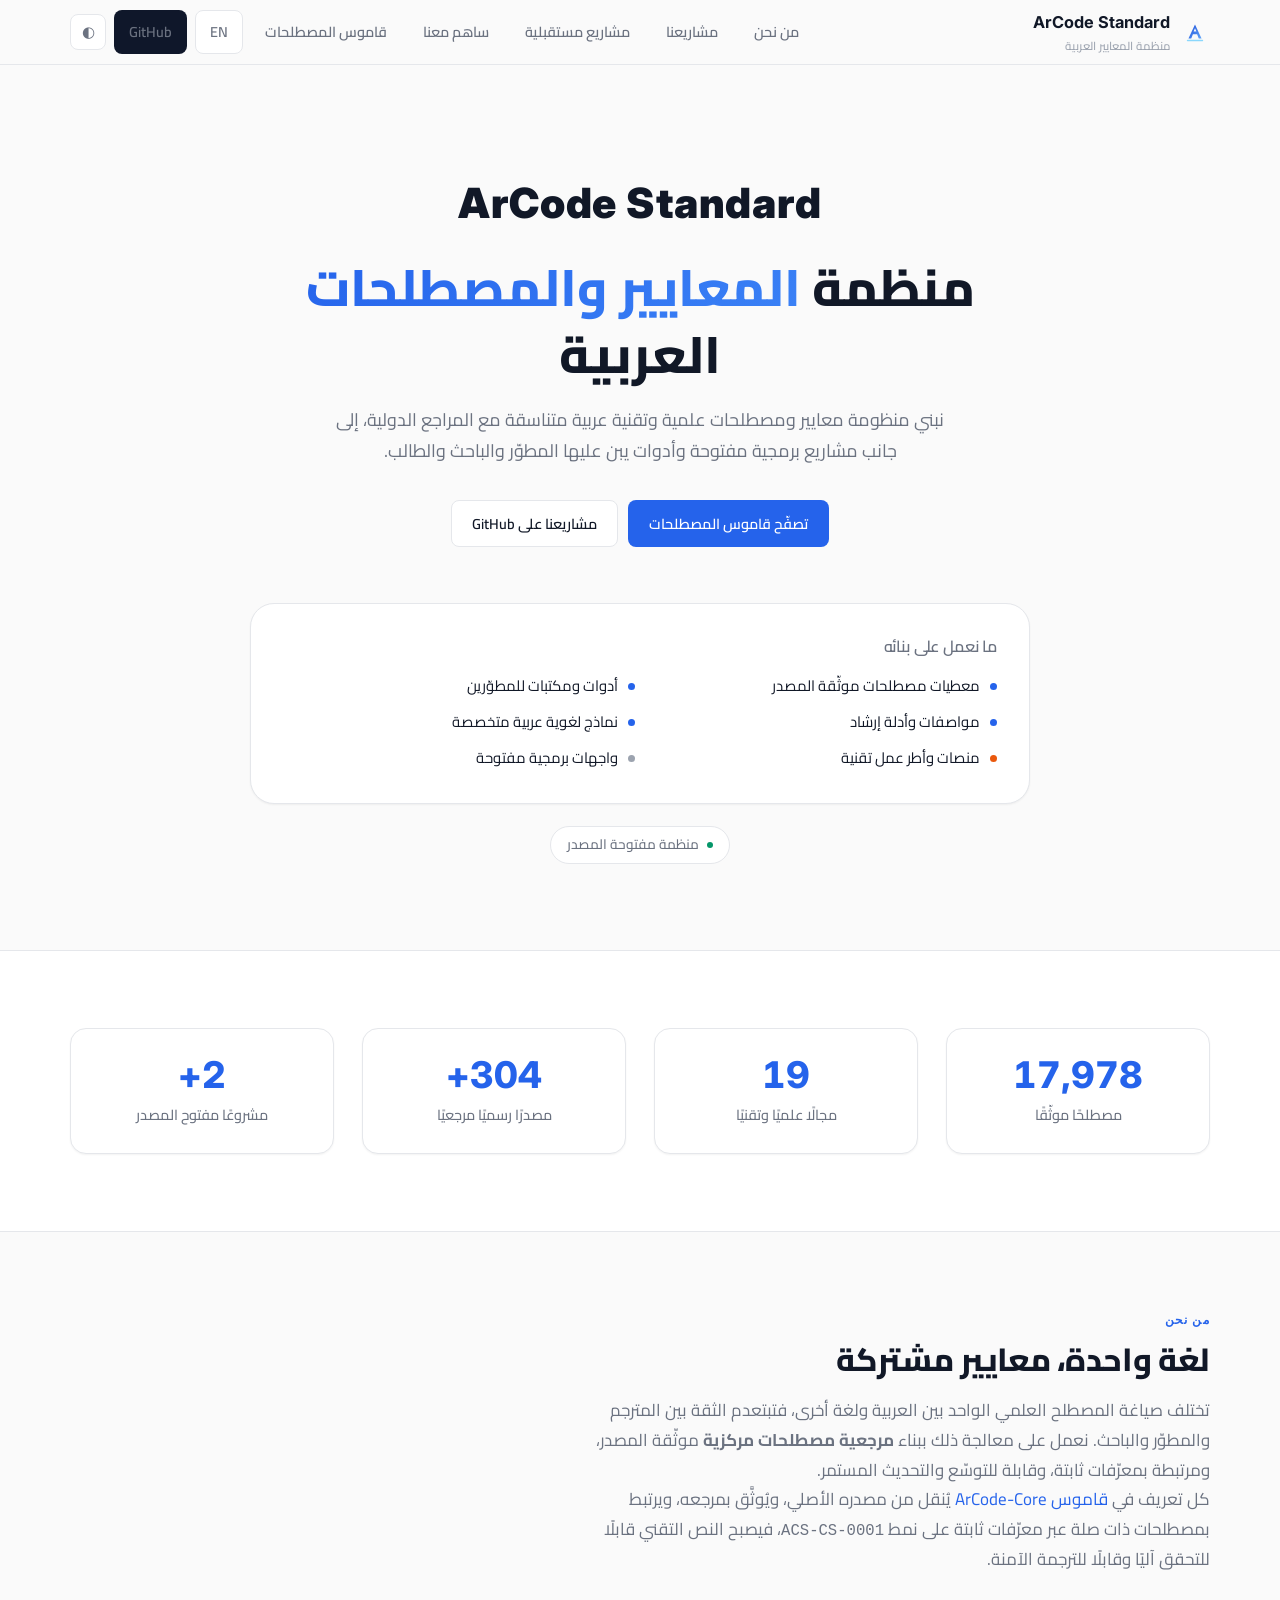
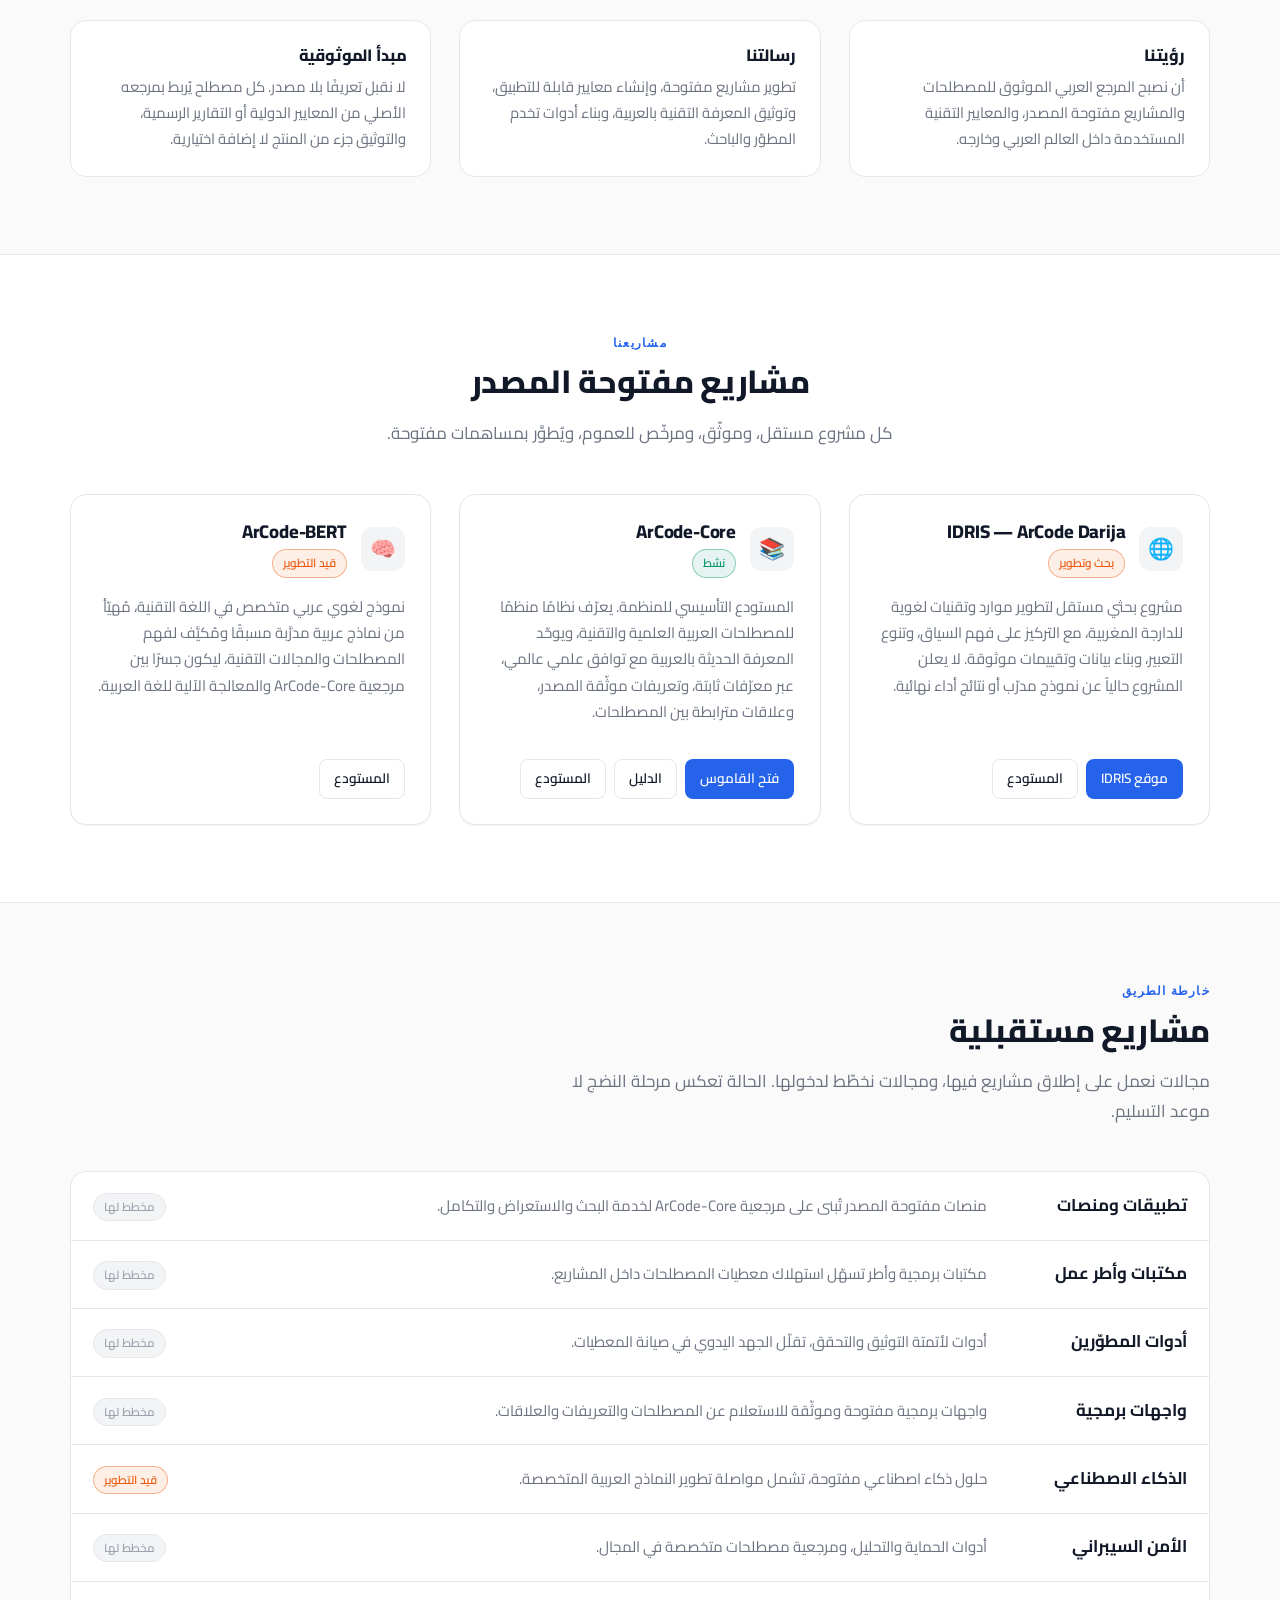
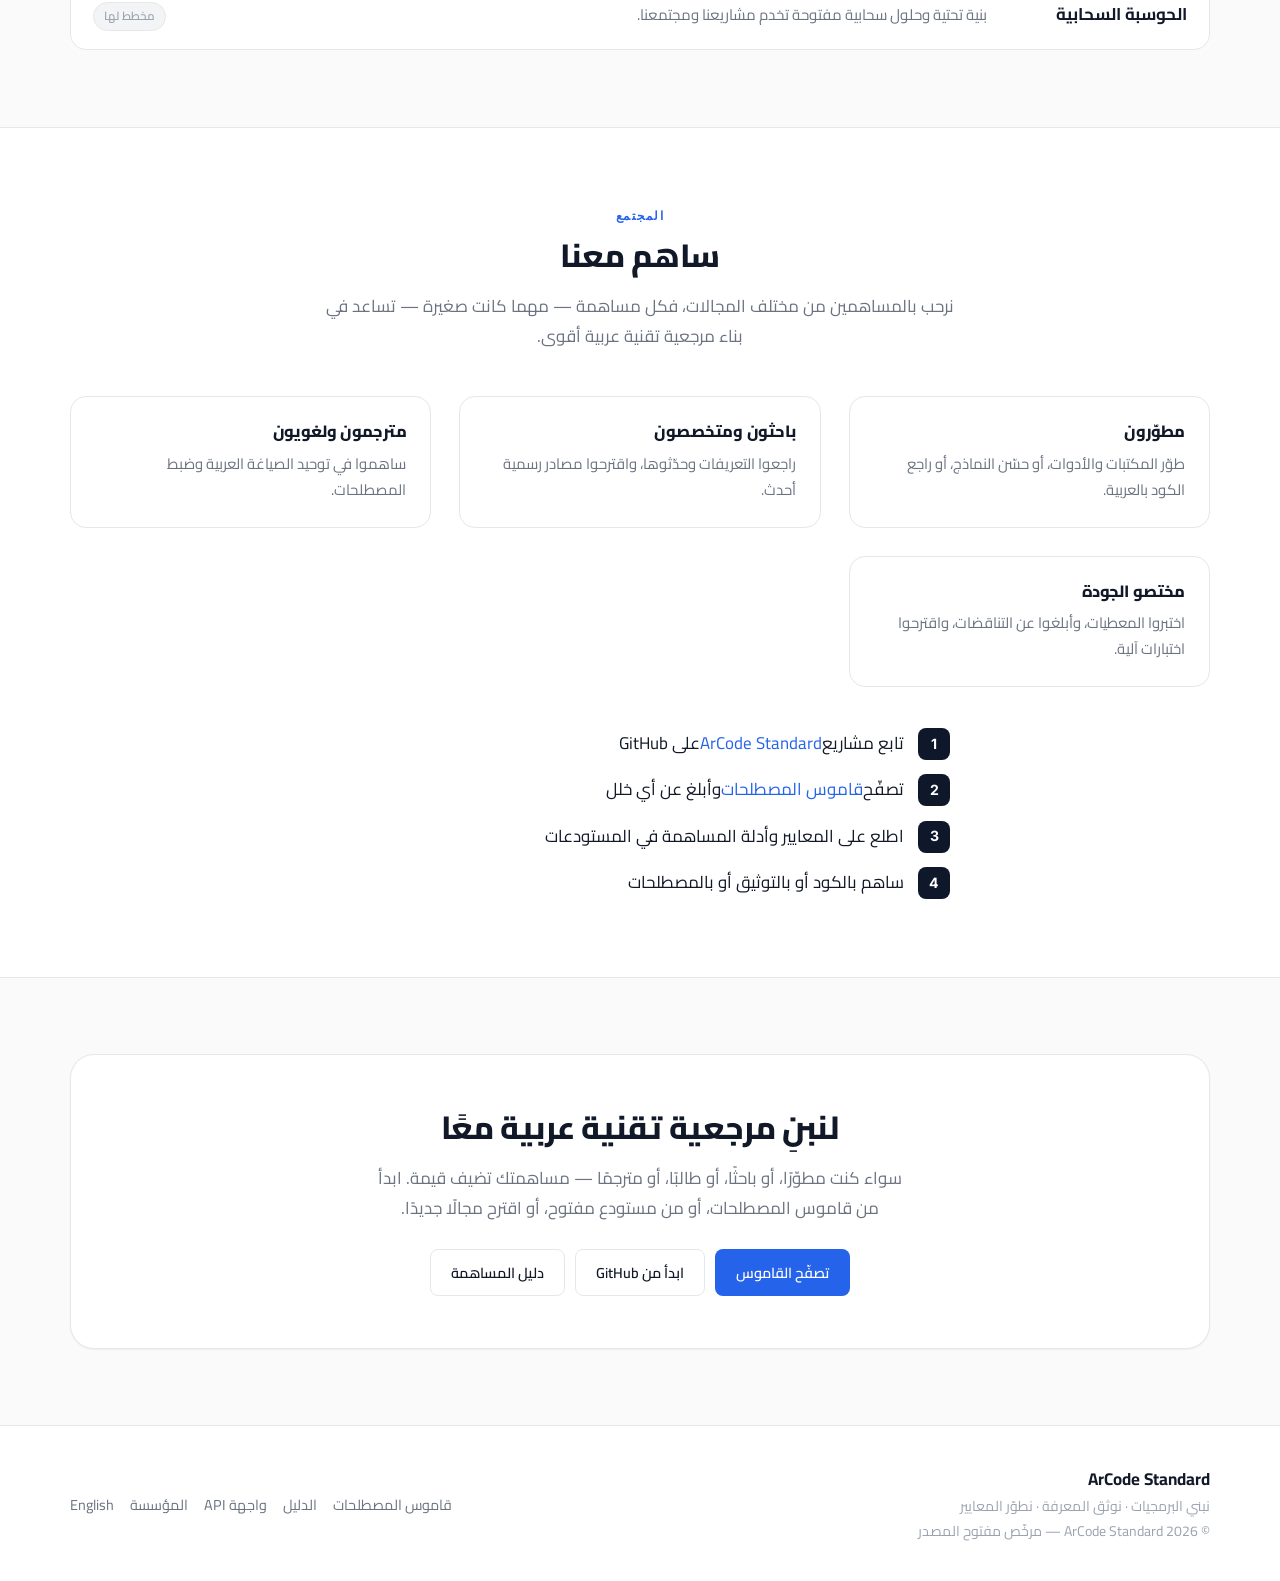
<file: index.html>
<!DOCTYPE html>
<html lang="ar" dir="rtl" data-lang="ar">
<head>
<meta charset="utf-8">
<meta name="viewport" content="width=device-width, initial-scale=1">
<title>ArCode Standard — منظمة المعايير والمصطلحات العربية التقنية</title>
<meta name="description" content="ArCode Standard منظمة مفتوحة المصدر تبني منظومة معايير ومصطلحات علمية وتقنية عربية، ومشاريع برمجية مفتوحة، وأدوات للمطورين والباحثين.">
<meta name="theme-color" content="#0f172a">
<script>(function(){try{var t=localStorage.getItem("arcode-theme");if(t==="light"||t==="dark"){document.documentElement.setAttribute("data-theme",t)}}catch(e){}})();</script>
<link rel="canonical" href="https://arcode-standard.github.io/">
<link rel="icon" href="assets/img/arcode.svg" type="image/svg+xml">
<link rel="preconnect" href="https://fonts.googleapis.com">
<link rel="preconnect" href="https://fonts.gstatic.com" crossorigin>
<link href="https://fonts.googleapis.com/css2?family=Inter:wght@300;400;500;600;700;800&family=Cairo:wght@300;400;500;600;700;800&display=swap" rel="stylesheet">
<link rel="stylesheet" href="assets/css/style.css">
<meta property="og:type" content="website">
<meta property="og:title" content="ArCode Standard — منظمة المعايير والمصطلحات العربية التقنية">
<meta property="og:description" content="منظمة مفتوحة المصدر تبني منظومة معايير ومصطلحات علمية وتقنية عربية.">
<meta property="og:url" content="https://arcode-standard.github.io/">
<meta property="og:image" content="https://arcode-standard.github.io/assets/img/arcode.svg">
<meta name="twitter:card" content="summary">
</head>
<body>

<a class="skip" href="#main">تخطَّ إلى المحتوى</a>

<!-- ===================== الترويسة ===================== -->
<header class="hdr">
  <div class="wrap hdr__in">
    <a class="brand" href="./">
      <img src="assets/img/arcode.svg" alt="شعار ArCode Standard" width="30" height="30">
      <span>ArCode Standard<small>منظمة المعايير العربية</small></span>
    </a>

    <button class="burger" type="button" aria-expanded="false" aria-controls="nav" aria-label="فتح القائمة">☰</button>

    <nav class="nav" id="nav" aria-label="التنقل الرئيسي">
      <a href="#about">من نحن</a>
      <a href="#projects">مشاريعنا</a>
      <a href="#future">مشاريع مستقبلية</a>
      <a href="#contribute">ساهم معنا</a>
      <a href="https://arcode-standard.github.io/ArCode-Core/index.html" target="_blank" rel="noopener">قاموس المصطلحات</a>
      <a class="lang" href="en/" hreflang="en" lang="en">EN</a>
      <a class="btn btn--primary btn--sm" href="https://github.com/ArCode-Standard" target="_blank" rel="noopener">GitHub</a>
      <button class="theme-btn" type="button" aria-label="تبديل المظهر">◐</button>
    </nav>
  </div>
</header>

<main id="main">

<!-- ===================== البطل ===================== -->
<section class="hero" id="hero">
  <div class="wrap hero__inner">
    <div class="hero__brand">ArCode Standard</div>

    <h1>منظمة <span class="gradient">المعايير والمصطلحات</span> العربية</h1>

    <p class="hero__sub">
      نبني منظومة معايير ومصطلحات علمية وتقنية عربية متناسقة مع المراجع الدولية،
      إلى جانب مشاريع برمجية مفتوحة وأدوات يبن عليها المطوّر والباحث والطالب.
    </p>

    <div class="hero__cta">
      <a class="btn btn--blue" href="https://arcode-standard.github.io/ArCode-Core/index.html" target="_blank" rel="noopener">تصفّح قاموس المصطلحات</a>
      <a class="btn btn--ghost" href="https://github.com/ArCode-Standard" target="_blank" rel="noopener">مشاريعنا على GitHub</a>
    </div>

    <div class="hero__panel">
      <h2>ما نعمل على بنائه</h2>
      <ul class="pill-list">
        <li><span class="dot"></span> معطيات مصطلحات موثّقة المصدر</li>
        <li><span class="dot"></span> أدوات ومكتبات للمطوّرين</li>
        <li><span class="dot"></span> مواصفات وأدلة إرشاد</li>
        <li><span class="dot"></span> نماذج لغوية عربية متخصصة</li>
        <li><span class="dot dot--orange"></span> منصات وأطر عمل تقنية</li>
        <li><span class="dot dot--gray"></span> واجهات برمجية مفتوحة</li>
      </ul>
    </div>
  </div>

  <div class="wrap" style="margin-block-start:22px">
    <span class="hero-badge">
      <span class="hero-badge-dot"></span>
      <span>منظمة مفتوحة المصدر</span>
    </span>
  </div>
</section>

<!-- ===================== الأرقام ===================== -->
<section class="section section--soft" aria-label="أرقام عن المنظمة">
  <div class="wrap">
    <div class="stats">
      <div class="stat">
        <div class="stat__n" data-count="18355">0</div>
        <div class="stat__l">مصطلحًا موثّقًا</div>
      </div>
      <div class="stat">
        <div class="stat__n" data-count="19">0</div>
        <div class="stat__l">مجالًا علميًا وتقنيًا</div>
      </div>
      <div class="stat">
        <div class="stat__n" data-count="310" data-suffix="+">0</div>
        <div class="stat__l">مصدرًا رسميًا مرجعيًا</div>
      </div>
      <div class="stat">
        <div class="stat__n" data-count="2" data-suffix="+">0</div>
        <div class="stat__l">مشروعًا مفتوح المصدر</div>
      </div>
    </div>
  </div>
</section>

<!-- ===================== من نحن ===================== -->
<section class="section" id="about">
  <div class="wrap">
    <div class="sec-head reveal">
      <span class="kicker">من نحن</span>
      <h2>لغة واحدة، معايير مشتركة</h2>
      <p>
        تختلف صياغة المصطلح العلمي الواحد بين العربية ولغة أخرى، فتبتعدم الثقة بين المترجم والمطوّر والباحث.
        نعمل على معالجة ذلك ببناء <strong>مرجعية مصطلحات مركزية</strong> موثّقة المصدر، ومرتبطة بمعرّفات ثابتة، وقابلة للتوسّع والتحديث المستمر.
      </p>
      <p>
        كل تعريف في <a href="https://arcode-standard.github.io/ArCode-Core/index.html" target="_blank" rel="noopener">قاموس ArCode-Core</a>
        يُنقل من مصدره الأصلي، ويُوثَّق بمرجعه، ويرتبط بمصطلحات ذات صلة عبر معرّفات ثابتة
        على نمط <span class="mono">ACS-CS-0001</span>، فيصبح النص التقني قابلًا للتحقق آليًا وقابلًا للترجمة الآمنة.
      </p>
    </div>

    <div class="values" id="values">
      <article class="value reveal">
        <h3>رؤيتنا</h3>
        <p>أن نصبح المرجع العربي الموثوق للمصطلحات والمشاريع مفتوحة المصدر، والمعايير التقنية المستخدمة داخل العالم العربي وخارجه.</p>
      </article>
      <article class="value reveal">
        <h3>رسالتنا</h3>
        <p>تطوير مشاريع مفتوحة، وإنشاء معايير قابلة للتطبيق، وتوثيق المعرفة التقنية بالعربية، وبناء أدوات تخدم المطوّر والباحث.</p>
      </article>
      <article class="value reveal">
        <h3>مبدأ الموثوقية</h3>
        <p>لا نقبل تعريفًا بلا مصدر. كل مصطلح يُربط بمرجعه الأصلي من المعايير الدولية أو التقارير الرسمية، والتوثيق جزء من المنتج لا إضافة اختيارية.</p>
      </article>
    </div>
  </div>
</section>

<!-- ===================== المشاريع ===================== -->
<section class="section section--soft" id="projects">
  <div class="wrap">
    <div class="sec-head center reveal">
      <span class="kicker">مشاريعنا</span>
      <h2>مشاريع مفتوحة المصدر</h2>
      <p>كل مشروع مستقل، وموثّق، ومرخّص للعموم، ويُطوَّر بمساهمات مفتوحة.</p>
    </div>

    <div class="cards">

      <article class="card reveal">
        <div class="card__top">
          <div class="card__icon" aria-hidden="true">🌐</div>
          <div>
            <h3>IDRIS — ArCode Darija</h3>
            <span class="tag tag--dev">بحث وتطوير</span>
          </div>
        </div>
        <p>
          مشروع بحثي مستقل لتطوير موارد وتقنيات لغوية للدارجة المغربية، مع التركيز على فهم السياق،
          وتنوع التعبير، وبناء بيانات وتقييمات موثوقة. لا يعلن المشروع حالياً عن نموذج مدرّب أو نتائج أداء نهائية.
        </p>
        <div class="card__foot">
          <a class="btn btn--blue btn--sm" href="https://arcode-standard.github.io/ArCode-Darija/index.html" target="_blank" rel="noopener">موقع IDRIS</a>
          <a class="btn btn--ghost btn--sm" href="https://github.com/ArCode-Standard/ArCode-Darija" target="_blank" rel="noopener">المستودع</a>
        </div>
      </article>

      <article class="card reveal">
        <div class="card__top">
          <div class="card__icon" aria-hidden="true">📚</div>
          <div>
            <h3>ArCode-Core</h3>
            <span class="tag tag--live">نشط</span>
          </div>
        </div>
        <p>
          المستودع التأسيسي للمنظمة. يعرّف نظامًا منظمًا للمصطلحات العربية العلمية والتقنية،
          ويوحّد المعرفة الحديثة بالعربية مع توافق علمي عالمي، عبر معرّفات ثابتة، وتعريفات موثّقة المصدر،
          وعلاقات مترابطة بين المصطلحات.
        </p>
        <div class="card__foot">
          <a class="btn btn--blue btn--sm" href="https://arcode-standard.github.io/ArCode-Core/index.html" target="_blank" rel="noopener">فتح القاموس</a>
          <a class="btn btn--ghost btn--sm" href="https://arcode-standard.github.io/ArCode-Core/wiki.html" target="_blank" rel="noopener">الدليل</a>
          <a class="btn btn--ghost btn--sm" href="https://github.com/ArCode-Standard/ArCode-Core" target="_blank" rel="noopener">المستودع</a>
        </div>
      </article>

      <article class="card reveal">
        <div class="card__top">
          <div class="card__icon" aria-hidden="true">🧠</div>
          <div>
            <h3>ArCode-BERT</h3>
            <span class="tag tag--dev">قيد التطوير</span>
          </div>
        </div>
        <p>
          نموذج لغوي عربي متخصص في اللغة التقنية، مُهيّأ من نماذج عربية مدرَّبة مسبقًا ومُكيَّف لفهم المصطلحات والمجالات التقنية،
          ليكون جسرًا بين مرجعية ArCode-Core والمعالجة الآلية للغة العربية.
        </p>
        <div class="card__foot">
          <a class="btn btn--ghost btn--sm" href="https://github.com/ArCode-Standard/ArCode-BERT" target="_blank" rel="noopener">المستودع</a>
        </div>
      </article>

    </div>
  </div>
</section>

<!-- ===================== مشاريع مستقبلية ===================== -->
<section class="section" id="future">
  <div class="wrap">
    <div class="sec-head reveal">
      <span class="kicker">خارطة الطريق</span>
      <h2>مشاريع مستقبلية</h2>
      <p>مجالات نعمل على إطلاق مشاريع فيها، ومجالات نخطّط لدخولها. الحالة تعكس مرحلة النضج لا موعد التسليم.</p>
    </div>

    <div class="road">
      <div class="road__row reveal">
        <div class="road__k">تطبيقات ومنصات</div>
        <p class="road__v">منصات مفتوحة المصدر تُبنى على مرجعية ArCode-Core لخدمة البحث والاستعراض والتكامل.</p>
        <span class="tag tag--plan road__badge">مخطط لها</span>
      </div>
      <div class="road__row reveal">
        <div class="road__k">مكتبات وأطر عمل</div>
        <p class="road__v">مكتبات برمجية وأطر تسهّل استهلاك معطيات المصطلحات داخل المشاريع.</p>
        <span class="tag tag--plan road__badge">مخطط لها</span>
      </div>
      <div class="road__row reveal">
        <div class="road__k">أدوات المطوّرين</div>
        <p class="road__v">أدوات لأتمتة التوثيق والتحقق، تقلّل الجهد اليدوي في صيانة المعطيات.</p>
        <span class="tag tag--plan road__badge">مخطط لها</span>
      </div>
      <div class="road__row reveal">
        <div class="road__k">واجهات برمجية</div>
        <p class="road__v">واجهات برمجية مفتوحة وموثّقة للاستعلام عن المصطلحات والتعريفات والعلاقات.</p>
        <span class="tag tag--plan road__badge">مخطط لها</span>
      </div>
      <div class="road__row reveal">
        <div class="road__k">الذكاء الاصطناعي</div>
        <p class="road__v">حلول ذكاء اصطناعي مفتوحة، تشمل مواصلة تطوير النماذج العربية المتخصصة.</p>
        <span class="tag tag--dev road__badge">قيد التطوير</span>
      </div>
      <div class="road__row reveal">
        <div class="road__k">الأمن السيبراني</div>
        <p class="road__v">أدوات الحماية والتحليل، ومرجعية مصطلحات متخصصة في المجال.</p>
        <span class="tag tag--plan road__badge">مخطط لها</span>
      </div>
      <div class="road__row reveal">
        <div class="road__k">الحوسبة السحابية</div>
        <p class="road__v">بنية تحتية وحلول سحابية مفتوحة تخدم مشاريعنا ومجتمعنا.</p>
        <span class="tag tag--plan road__badge">مخطط لها</span>
      </div>
    </div>
  </div>
</section>

<!-- ===================== المساهمة ===================== -->
<section class="section section--soft" id="contribute">
  <div class="wrap">
    <div class="sec-head center reveal">
      <span class="kicker">المجتمع</span>
      <h2>ساهم معنا</h2>
      <p>نرحب بالمساهمين من مختلف المجالات، فكل مساهمة — مهما كانت صغيرة — تساعد في بناء مرجعية تقنية عربية أقوى.</p>
    </div>

    <div class="cards" style="margin-block-end:2.5rem">
      <article class="value reveal">
        <h3>مطوّرون</h3>
        <p>طوّر المكتبات والأدوات، أو حسّن النماذج، أو راجع الكود بالعربية.</p>
      </article>
      <article class="value reveal">
        <h3>باحثون ومتخصصون</h3>
        <p>راجعوا التعريفات وحدّثوها، واقترحوا مصادر رسمية أحدث.</p>
      </article>
      <article class="value reveal">
        <h3>مترجمون ولغويون</h3>
        <p>ساهموا في توحيد الصياغة العربية وضبط المصطلحات.</p>
      </article>
      <article class="value reveal">
        <h3>مختصو الجودة</h3>
        <p>اختبروا المعطيات، وأبلغوا عن التناقضات، واقترحوا اختبارات آلية.</p>
      </article>
    </div>

    <ol class="steps reveal">
      <li>تابع مشاريع <a href="https://github.com/ArCode-Standard" target="_blank" rel="noopener">ArCode Standard</a> على GitHub</li>
      <li>تصفّح <a href="https://arcode-standard.github.io/ArCode-Core/index.html" target="_blank" rel="noopener">قاموس المصطلحات</a> وأبلغ عن أي خلل</li>
      <li>اطلع على المعايير وأدلة المساهمة في المستودعات</li>
      <li>ساهم بالكود أو بالتوثيق أو بالمصطلحات</li>
    </ol>
  </div>
</section>

<!-- ===================== دعوة ===================== -->
<section class="section">
  <div class="wrap">
    <div class="cta reveal">
      <h2>لنبنِ مرجعية تقنية عربية معًا</h2>
      <p>
        سواء كنت مطوّرًا، أو باحثًا، أو طالبًا، أو مترجمًا — مساهمتك تضيف قيمة.
        ابدأ من قاموس المصطلحات، أو من مستودع مفتوح، أو اقترح مجالًا جديدًا.
      </p>
      <div class="cta__btns">
        <a class="btn btn--blue" href="https://arcode-standard.github.io/ArCode-Core/index.html" target="_blank" rel="noopener">تصفّح القاموس</a>
        <a class="btn btn--ghost" href="https://github.com/ArCode-Standard" target="_blank" rel="noopener">ابدأ من GitHub</a>
        <a class="btn btn--ghost" href="https://github.com/ArCode-Standard/ArCode-Core/blob/main/CONTRIBUTING.md" target="_blank" rel="noopener">دليل المساهمة</a>
      </div>
    </div>
  </div>
</section>

</main>

<!-- ===================== التذييل ===================== -->
<footer class="ftr">
  <div class="wrap ftr__in">
    <div>
      <strong>ArCode Standard</strong>
      <div class="faint">نبني البرمجيات · نوثق المعرفة · نطوّر المعايير</div>
      <div class="faint">© <span data-year>2026</span> ArCode Standard — مرخّص مفتوح المصدر</div>
    </div>
    <nav class="ftr__links" aria-label="روابط التذييل">
      <a href="https://arcode-standard.github.io/ArCode-Core/index.html" target="_blank" rel="noopener">قاموس المصطلحات</a>
      <a href="https://arcode-standard.github.io/ArCode-Core/wiki.html" target="_blank" rel="noopener">الدليل</a>
      <a href="https://arcode-standard.github.io/ArCode-Core/api.html" target="_blank" rel="noopener">واجهة API</a>
      <a href="https://github.com/ArCode-Standard" target="_blank" rel="noopener">المؤسسة</a>
      <a href="en/" lang="en" hreflang="en">English</a>
    </nav>
  </div>
</footer>

<script src="assets/js/main.js" defer></script>
</body>
</html>
</file>
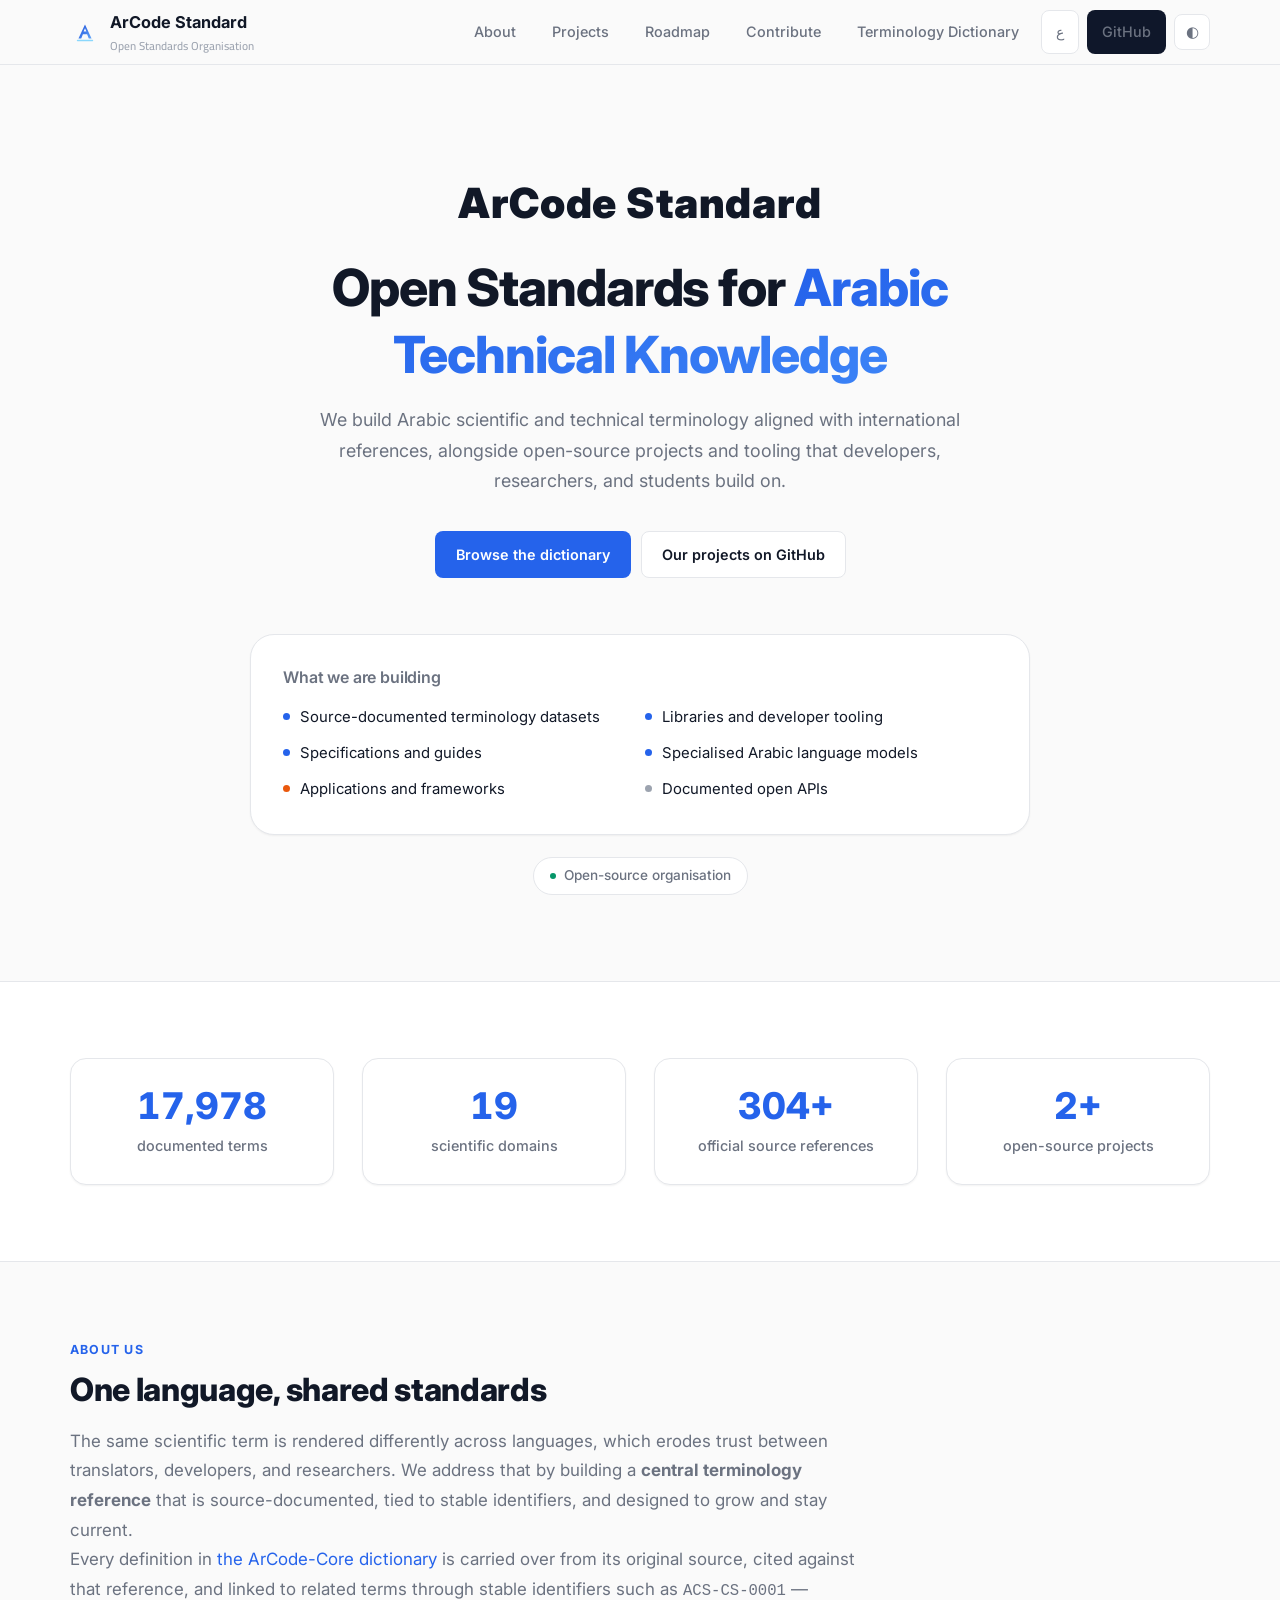
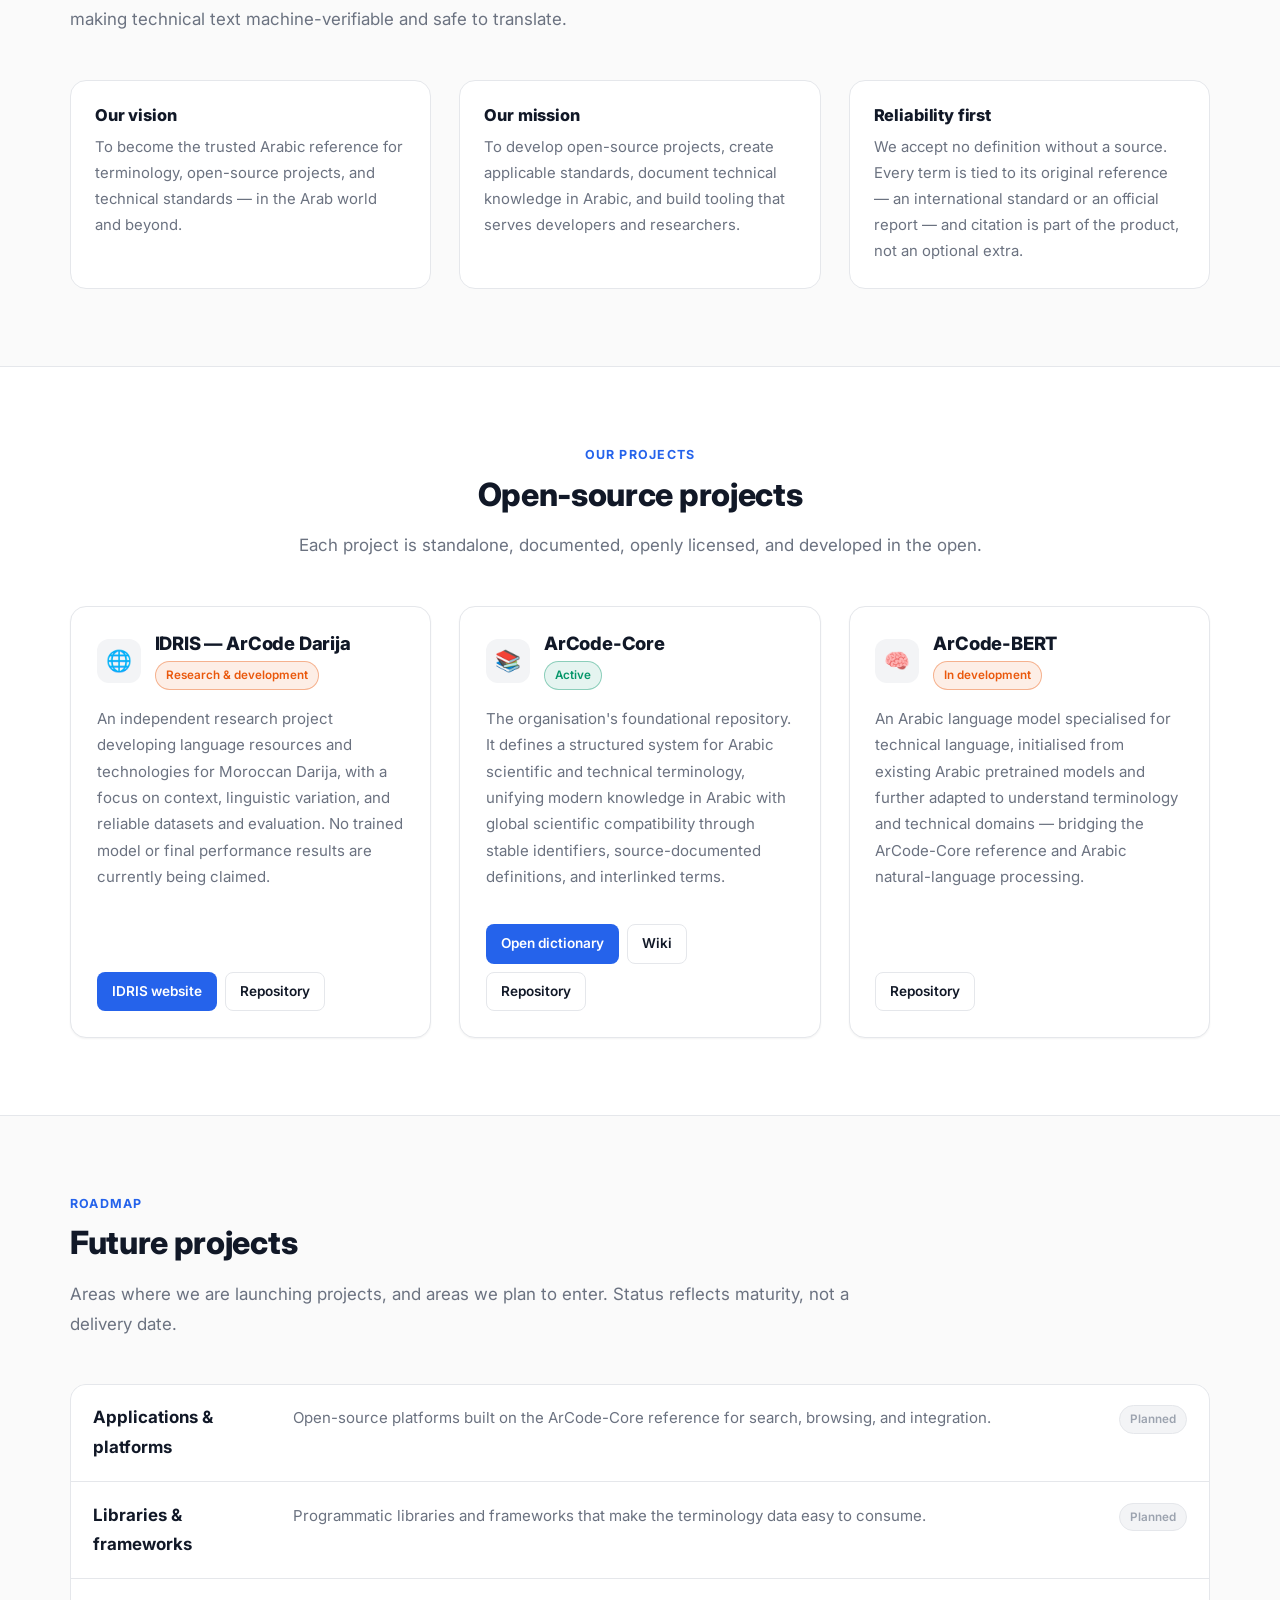
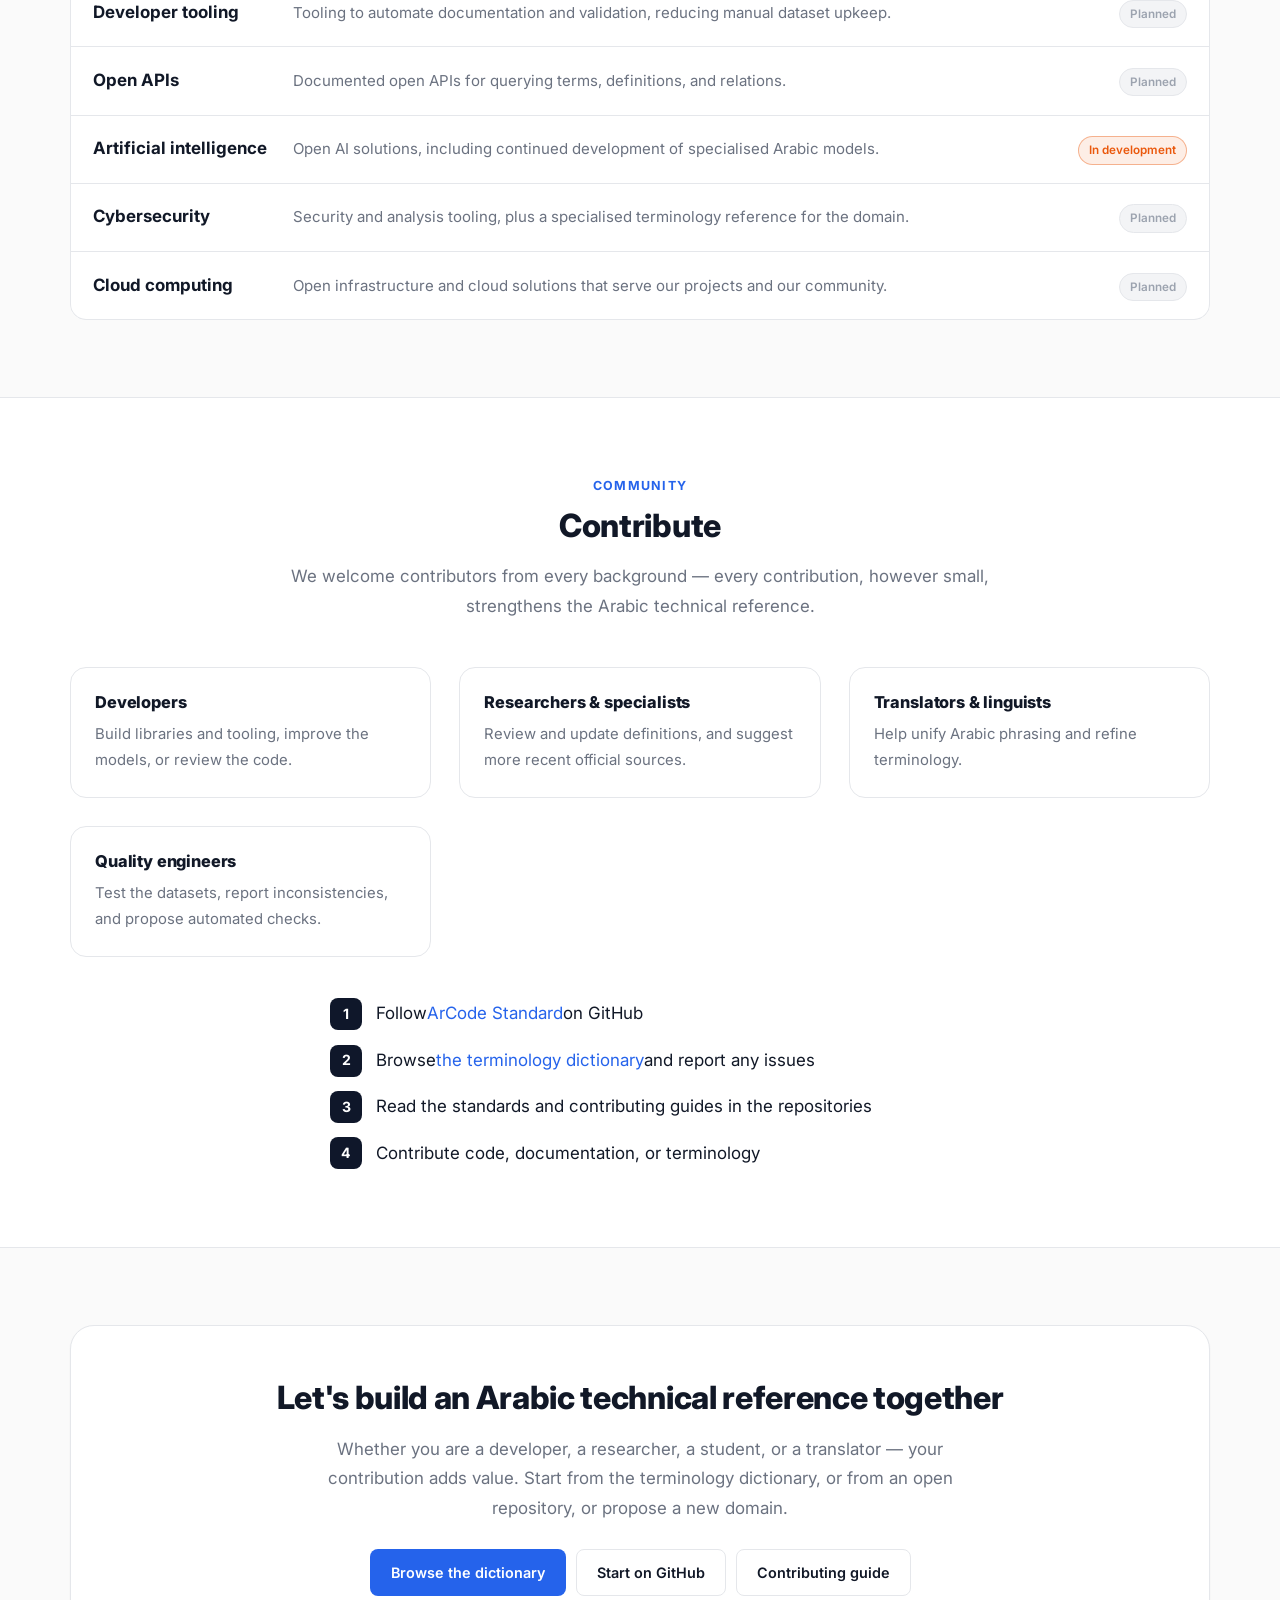
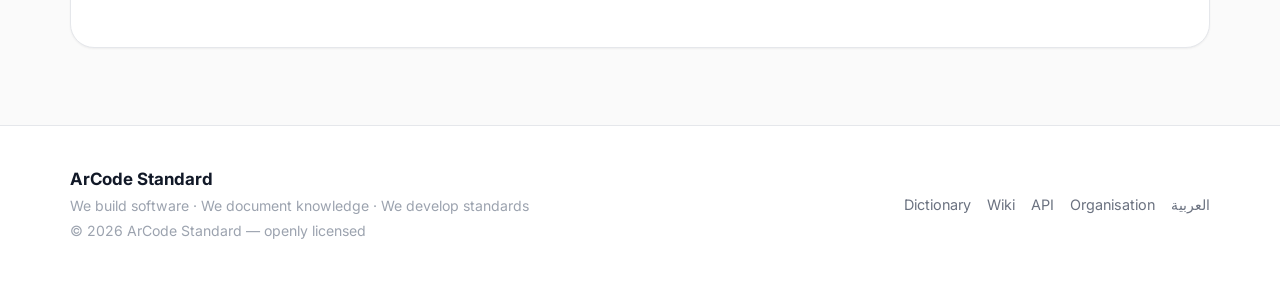
<file: en/index.html>
<!DOCTYPE html>
<html lang="en" dir="ltr" data-lang="en">
<head>
<meta charset="utf-8">
<meta name="viewport" content="width=device-width, initial-scale=1">
<title>ArCode Standard — Open Standards &amp; Arabic Technical Terminology</title>
<meta name="description" content="ArCode Standard is an open-source organisation building Arabic scientific and technical terminology standards, open-source projects, and developer tooling.">
<meta name="theme-color" content="#0f172a">
<script>(function(){try{var t=localStorage.getItem("arcode-theme");if(t==="light"||t==="dark"){document.documentElement.setAttribute("data-theme",t)}}catch(e){}})();</script>
<link rel="canonical" href="https://arcode-standard.github.io/en/">
<link rel="icon" href="../assets/img/arcode.svg" type="image/svg+xml">
<link rel="preconnect" href="https://fonts.googleapis.com">
<link rel="preconnect" href="https://fonts.gstatic.com" crossorigin>
<link href="https://fonts.googleapis.com/css2?family=Inter:wght@300;400;500;600;700;800&family=Cairo:wght@300;400;500;600;700;800&display=swap" rel="stylesheet">
<link rel="stylesheet" href="../assets/css/style.css">
<meta property="og:type" content="website">
<meta property="og:title" content="ArCode Standard — Open Standards &amp; Arabic Technical Terminology">
<meta property="og:description" content="An open-source organisation building Arabic scientific and technical terminology standards.">
<meta property="og:url" content="https://arcode-standard.github.io/en/">
<meta property="og:image" content="https://arcode-standard.github.io/assets/img/arcode.svg">
<meta name="twitter:card" content="summary">
</head>
<body>

<a class="skip" href="#main">Skip to content</a>

<!-- ===================== Header ===================== -->
<header class="hdr">
  <div class="wrap hdr__in">
    <a class="brand" href="../">
      <img src="../assets/img/arcode.svg" alt="ArCode Standard logo" width="30" height="30">
      <span>ArCode Standard<small>Open Standards Organisation</small></span>
    </a>

    <button class="burger" type="button" aria-expanded="false" aria-controls="nav" aria-label="Open menu">☰</button>

    <nav class="nav" id="nav" aria-label="Main navigation">
      <a href="#about">About</a>
      <a href="#projects">Projects</a>
      <a href="#future">Roadmap</a>
      <a href="#contribute">Contribute</a>
      <a href="https://arcode-standard.github.io/ArCode-Core/index.html" target="_blank" rel="noopener">Terminology Dictionary</a>
      <a class="lang" href="../" hreflang="ar" lang="ar">ع</a>
      <a class="btn btn--primary btn--sm" href="https://github.com/ArCode-Standard" target="_blank" rel="noopener">GitHub</a>
      <button class="theme-btn" type="button" aria-label="Toggle theme">◐</button>
    </nav>
  </div>
</header>

<main id="main">

<!-- ===================== Hero ===================== -->
<section class="hero" id="hero">
  <div class="wrap hero__inner">
    <div class="hero__brand">ArCode Standard</div>

    <h1>Open Standards for <span class="gradient">Arabic Technical Knowledge</span></h1>

    <p class="hero__sub">
      We build Arabic scientific and technical terminology aligned with international references,
      alongside open-source projects and tooling that developers, researchers, and students build on.
    </p>

    <div class="hero__cta">
      <a class="btn btn--blue" href="https://arcode-standard.github.io/ArCode-Core/index.html" target="_blank" rel="noopener">Browse the dictionary</a>
      <a class="btn btn--ghost" href="https://github.com/ArCode-Standard" target="_blank" rel="noopener">Our projects on GitHub</a>
    </div>

    <div class="hero__panel">
      <h2>What we are building</h2>
      <ul class="pill-list">
        <li><span class="dot"></span> Source-documented terminology datasets</li>
        <li><span class="dot"></span> Libraries and developer tooling</li>
        <li><span class="dot"></span> Specifications and guides</li>
        <li><span class="dot"></span> Specialised Arabic language models</li>
        <li><span class="dot dot--orange"></span> Applications and frameworks</li>
        <li><span class="dot dot--gray"></span> Documented open APIs</li>
      </ul>
    </div>
  </div>

  <div class="wrap" style="margin-block-start:22px">
    <span class="hero-badge">
      <span class="hero-badge-dot"></span>
      <span>Open-source organisation</span>
    </span>
  </div>
</section>

<!-- ===================== Numbers ===================== -->
<section class="section section--soft" aria-label="Organisation at a glance">
  <div class="wrap">
    <div class="stats">
      <div class="stat">
        <div class="stat__n" data-count="18355">0</div>
        <div class="stat__l">documented terms</div>
      </div>
      <div class="stat">
        <div class="stat__n" data-count="19">0</div>
        <div class="stat__l">scientific domains</div>
      </div>
      <div class="stat">
        <div class="stat__n" data-count="310" data-suffix="+">0</div>
        <div class="stat__l">official source references</div>
      </div>
      <div class="stat">
        <div class="stat__n" data-count="2" data-suffix="+">0</div>
        <div class="stat__l">open-source projects</div>
      </div>
    </div>
  </div>
</section>

<!-- ===================== About ===================== -->
<section class="section" id="about">
  <div class="wrap">
    <div class="sec-head reveal">
      <span class="kicker">About us</span>
      <h2>One language, shared standards</h2>
      <p>
        The same scientific term is rendered differently across languages, which erodes trust between
        translators, developers, and researchers. We address that by building a <strong>central terminology
        reference</strong> that is source-documented, tied to stable identifiers, and designed to grow and stay current.
      </p>
      <p>
        Every definition in <a href="https://arcode-standard.github.io/ArCode-Core/index.html" target="_blank" rel="noopener">the ArCode-Core dictionary</a>
        is carried over from its original source, cited against that reference, and linked to related terms
        through stable identifiers such as <span class="mono">ACS-CS-0001</span> — making technical text
        machine-verifiable and safe to translate.
      </p>
    </div>

    <div class="values" id="values">
      <article class="value reveal">
        <h3>Our vision</h3>
        <p>To become the trusted Arabic reference for terminology, open-source projects, and technical standards — in the Arab world and beyond.</p>
      </article>
      <article class="value reveal">
        <h3>Our mission</h3>
        <p>To develop open-source projects, create applicable standards, document technical knowledge in Arabic, and build tooling that serves developers and researchers.</p>
      </article>
      <article class="value reveal">
        <h3>Reliability first</h3>
        <p>We accept no definition without a source. Every term is tied to its original reference — an international standard or an official report — and citation is part of the product, not an optional extra.</p>
      </article>
    </div>
  </div>
</section>

<!-- ===================== Projects ===================== -->
<section class="section section--soft" id="projects">
  <div class="wrap">
    <div class="sec-head center reveal">
      <span class="kicker">Our projects</span>
      <h2>Open-source projects</h2>
      <p>Each project is standalone, documented, openly licensed, and developed in the open.</p>
    </div>

    <div class="cards">

      <article class="card reveal">
        <div class="card__top">
          <div class="card__icon" aria-hidden="true">🌐</div>
          <div>
            <h3>IDRIS — ArCode Darija</h3>
            <span class="tag tag--dev">Research &amp; development</span>
          </div>
        </div>
        <p>
          An independent research project developing language resources and technologies for Moroccan Darija,
          with a focus on context, linguistic variation, and reliable datasets and evaluation. No trained model
          or final performance results are currently being claimed.
        </p>
        <div class="card__foot">
          <a class="btn btn--blue btn--sm" href="https://arcode-standard.github.io/ArCode-Darija/index.html" target="_blank" rel="noopener">IDRIS website</a>
          <a class="btn btn--ghost btn--sm" href="https://github.com/ArCode-Standard/ArCode-Darija" target="_blank" rel="noopener">Repository</a>
        </div>
      </article>

      <article class="card reveal">
        <div class="card__top">
          <div class="card__icon" aria-hidden="true">📚</div>
          <div>
            <h3>ArCode-Core</h3>
            <span class="tag tag--live">Active</span>
          </div>
        </div>
        <p>
          The organisation's foundational repository. It defines a structured system for Arabic scientific and
          technical terminology, unifying modern knowledge in Arabic with global scientific compatibility through
          stable identifiers, source-documented definitions, and interlinked terms.
        </p>
        <div class="card__foot">
          <a class="btn btn--blue btn--sm" href="https://arcode-standard.github.io/ArCode-Core/index.html" target="_blank" rel="noopener">Open dictionary</a>
          <a class="btn btn--ghost btn--sm" href="https://arcode-standard.github.io/ArCode-Core/wiki.html" target="_blank" rel="noopener">Wiki</a>
          <a class="btn btn--ghost btn--sm" href="https://github.com/ArCode-Standard/ArCode-Core" target="_blank" rel="noopener">Repository</a>
        </div>
      </article>

      <article class="card reveal">
        <div class="card__top">
          <div class="card__icon" aria-hidden="true">🧠</div>
          <div>
            <h3>ArCode-BERT</h3>
            <span class="tag tag--dev">In development</span>
          </div>
        </div>
        <p>
          An Arabic language model specialised for technical language, initialised from existing Arabic pretrained
          models and further adapted to understand terminology and technical domains — bridging the ArCode-Core
          reference and Arabic natural-language processing.
        </p>
        <div class="card__foot">
          <a class="btn btn--ghost btn--sm" href="https://github.com/ArCode-Standard/ArCode-BERT" target="_blank" rel="noopener">Repository</a>
        </div>
      </article>

    </div>
  </div>
</section>

<!-- ===================== Roadmap ===================== -->
<section class="section" id="future">
  <div class="wrap">
    <div class="sec-head reveal">
      <span class="kicker">Roadmap</span>
      <h2>Future projects</h2>
      <p>Areas where we are launching projects, and areas we plan to enter. Status reflects maturity, not a delivery date.</p>
    </div>

    <div class="road">
      <div class="road__row reveal">
        <div class="road__k">Applications &amp; platforms</div>
        <p class="road__v">Open-source platforms built on the ArCode-Core reference for search, browsing, and integration.</p>
        <span class="tag tag--plan road__badge">Planned</span>
      </div>
      <div class="road__row reveal">
        <div class="road__k">Libraries &amp; frameworks</div>
        <p class="road__v">Programmatic libraries and frameworks that make the terminology data easy to consume.</p>
        <span class="tag tag--plan road__badge">Planned</span>
      </div>
      <div class="road__row reveal">
        <div class="road__k">Developer tooling</div>
        <p class="road__v">Tooling to automate documentation and validation, reducing manual dataset upkeep.</p>
        <span class="tag tag--plan road__badge">Planned</span>
      </div>
      <div class="road__row reveal">
        <div class="road__k">Open APIs</div>
        <p class="road__v">Documented open APIs for querying terms, definitions, and relations.</p>
        <span class="tag tag--plan road__badge">Planned</span>
      </div>
      <div class="road__row reveal">
        <div class="road__k">Artificial intelligence</div>
        <p class="road__v">Open AI solutions, including continued development of specialised Arabic models.</p>
        <span class="tag tag--dev road__badge">In development</span>
      </div>
      <div class="road__row reveal">
        <div class="road__k">Cybersecurity</div>
        <p class="road__v">Security and analysis tooling, plus a specialised terminology reference for the domain.</p>
        <span class="tag tag--plan road__badge">Planned</span>
      </div>
      <div class="road__row reveal">
        <div class="road__k">Cloud computing</div>
        <p class="road__v">Open infrastructure and cloud solutions that serve our projects and our community.</p>
        <span class="tag tag--plan road__badge">Planned</span>
      </div>
    </div>
  </div>
</section>

<!-- ===================== Contribute ===================== -->
<section class="section section--soft" id="contribute">
  <div class="wrap">
    <div class="sec-head center reveal">
      <span class="kicker">Community</span>
      <h2>Contribute</h2>
      <p>We welcome contributors from every background — every contribution, however small, strengthens the Arabic technical reference.</p>
    </div>

    <div class="cards" style="margin-block-end:2.5rem">
      <article class="value reveal">
        <h3>Developers</h3>
        <p>Build libraries and tooling, improve the models, or review the code.</p>
      </article>
      <article class="value reveal">
        <h3>Researchers &amp; specialists</h3>
        <p>Review and update definitions, and suggest more recent official sources.</p>
      </article>
      <article class="value reveal">
        <h3>Translators &amp; linguists</h3>
        <p>Help unify Arabic phrasing and refine terminology.</p>
      </article>
      <article class="value reveal">
        <h3>Quality engineers</h3>
        <p>Test the datasets, report inconsistencies, and propose automated checks.</p>
      </article>
    </div>

    <ol class="steps reveal">
      <li>Follow <a href="https://github.com/ArCode-Standard" target="_blank" rel="noopener">ArCode Standard</a> on GitHub</li>
      <li>Browse <a href="https://arcode-standard.github.io/ArCode-Core/index.html" target="_blank" rel="noopener">the terminology dictionary</a> and report any issues</li>
      <li>Read the standards and contributing guides in the repositories</li>
      <li>Contribute code, documentation, or terminology</li>
    </ol>
  </div>
</section>

<!-- ===================== Call to action ===================== -->
<section class="section">
  <div class="wrap">
    <div class="cta reveal">
      <h2>Let's build an Arabic technical reference together</h2>
      <p>
        Whether you are a developer, a researcher, a student, or a translator — your contribution adds value.
        Start from the terminology dictionary, or from an open repository, or propose a new domain.
      </p>
      <div class="cta__btns">
        <a class="btn btn--blue" href="https://arcode-standard.github.io/ArCode-Core/index.html" target="_blank" rel="noopener">Browse the dictionary</a>
        <a class="btn btn--ghost" href="https://github.com/ArCode-Standard" target="_blank" rel="noopener">Start on GitHub</a>
        <a class="btn btn--ghost" href="https://github.com/ArCode-Standard/ArCode-Core/blob/main/CONTRIBUTING.md" target="_blank" rel="noopener">Contributing guide</a>
      </div>
    </div>
  </div>
</section>

</main>

<!-- ===================== Footer ===================== -->
<footer class="ftr">
  <div class="wrap ftr__in">
    <div>
      <strong>ArCode Standard</strong>
      <div class="faint">We build software · We document knowledge · We develop standards</div>
      <div class="faint">© <span data-year>2026</span> ArCode Standard — openly licensed</div>
    </div>
    <nav class="ftr__links" aria-label="Footer links">
      <a href="https://arcode-standard.github.io/ArCode-Core/index.html" target="_blank" rel="noopener">Dictionary</a>
      <a href="https://arcode-standard.github.io/ArCode-Core/wiki.html" target="_blank" rel="noopener">Wiki</a>
      <a href="https://arcode-standard.github.io/ArCode-Core/api.html" target="_blank" rel="noopener">API</a>
      <a href="https://github.com/ArCode-Standard" target="_blank" rel="noopener">Organisation</a>
      <a href="../" lang="ar" hreflang="ar">العربية</a>
    </nav>
  </div>
</footer>

<script src="../assets/js/main.js" defer></script>
</body>
</html>
</file>
<file: assets/css/style.css>
/* ==========================================================================
   ArCode Standard — الموقع الرسمي
   لوحة الألوان والمقاييس مطابقة لصفحة ArCode-Core:
   https://arcode-standard.github.io/ArCode-Core/index.html
   ========================================================================== */

/* ---------- 1. الرموز التصميمية (متطابقة مع ArCode-Core) ---------- */
:root {
  --bg: #fafafa;
  --surface: #ffffff;
  --surface-elevated: #ffffff;
  --border: #e5e7eb;
  --border-light: #f3f4f6;
  --text-primary: #111827;
  --text-secondary: #6b7280;
  --text-tertiary: #9ca3af;
  --accent: #0f172a;
  --accent-light: #1e293b;
  --accent-blue: #2563eb;
  --accent-blue-light: #3b82f6;
  --accent-green: #059669;
  --accent-orange: #ea580c;

  --shadow-sm: 0 1px 2px 0 rgb(0 0 0 / 0.05);
  --shadow: 0 1px 3px 0 rgb(0 0 0 / 0.1), 0 1px 2px -1px rgb(0 0 0 / 0.1);
  --shadow-md: 0 4px 6px -1px rgb(0 0 0 / 0.1), 0 2px 4px -2px rgb(0 0 0 / 0.1);
  --shadow-lg: 0 10px 15px -3px rgb(0 0 0 / 0.1), 0 4px 6px -4px rgb(0 0 0 / 0.1);
  --shadow-xl: 0 20px 25px -5px rgb(0 0 0 / 0.1), 0 8px 10px -6px rgb(0 0 0 / 0.1);

  --radius-sm: 6px;
  --radius: 8px;
  --radius-md: 12px;
  --radius-lg: 16px;
  --radius-xl: 24px;
  --transition: all 0.2s cubic-bezier(0.4, 0, 0.2, 1);

  --wrap: 1140px;
  --gap: clamp(1rem, 2.4vw, 1.75rem);

  --font-ar: "Cairo", "Segoe UI", Tahoma, sans-serif;
  --font-en: "Inter", "Segoe UI", Arial, sans-serif;
  --mono: ui-monospace, "Cascadia Code", Consolas, monospace;
}

/* ---------- 2. الوضع الداكن (مطابق لـ ArCode-Core عبر data-theme) ---------- */
[data-theme="dark"] {
  --bg: #0a0a0a;
  --surface: #111111;
  --surface-elevated: #1a1a1a;
  --border: #262626;
  --border-light: #1a1a1a;
  --text-primary: #fafafa;
  --text-secondary: #a3a3a3;
  --text-tertiary: #737373;
  --accent: #f5f5f5;
  --accent-light: #e5e5e5;
  --accent-blue: #3b82f6;
  --accent-blue-light: #60a5fa;
  --shadow-sm: 0 1px 2px 0 rgb(0 0 0 / 0.3);
  --shadow: 0 1px 3px 0 rgb(0 0 0 / 0.4), 0 1px 2px -1px rgb(0 0 0 / 0.4);
  --shadow-md: 0 4px 6px -1px rgb(0 0 0 / 0.4), 0 2px 4px -2px rgb(0 0 0 / 0.4);
  --shadow-lg: 0 10px 15px -3px rgb(0 0 0 / 0.4), 0 4px 6px -4px rgb(0 0 0 / 0.4);
  --shadow-xl: 0 20px 25px -5px rgb(0 0 0 / 0.5), 0 8px 10px -6px rgb(0 0 0 / 0.5);
}

/* احتياطي لزوّار بلا JavaScript: اتّباع تفضيل النظام.
   القيم مكرّرة عمدًا لتبقى مطابقة للكتلة أعلاه (لا مُعالِج CSS). */
@media (prefers-color-scheme: dark) {
  :root:not([data-theme="light"]) {
    --bg: #0a0a0a;
    --surface: #111111;
    --surface-elevated: #1a1a1a;
    --border: #262626;
    --border-light: #1a1a1a;
    --text-primary: #fafafa;
    --text-secondary: #a3a3a3;
    --text-tertiary: #737373;
    --accent: #f5f5f5;
    --accent-light: #e5e5e5;
    --accent-blue: #3b82f6;
    --accent-blue-light: #60a5fa;
    --shadow-sm: 0 1px 2px 0 rgb(0 0 0 / 0.3);
    --shadow: 0 1px 3px 0 rgb(0 0 0 / 0.4), 0 1px 2px -1px rgb(0 0 0 / 0.4);
    --shadow-md: 0 4px 6px -1px rgb(0 0 0 / 0.4), 0 2px 4px -2px rgb(0 0 0 / 0.4);
    --shadow-lg: 0 10px 15px -3px rgb(0 0 0 / 0.4), 0 4px 6px -4px rgb(0 0 0 / 0.4);
    --shadow-xl: 0 20px 25px -5px rgb(0 0 0 / 0.5), 0 8px 10px -6px rgb(0 0 0 / 0.5);
  }
}

/* ---------- 3. إعادة الضبط ---------- */
*, *::before, *::after { box-sizing: border-box; }

html { scroll-behavior: smooth; scroll-padding-block-start: 80px; -webkit-text-size-adjust: 100%; }

body {
  margin: 0;
  font-family: var(--font-ar);
  font-size: clamp(1rem, .96rem + .2vw, 1.06rem);
  line-height: 1.75;
  color: var(--text-primary);
  background: var(--bg);
  -webkit-font-smoothing: antialiased;
}

[lang="en"] body, html[lang="en"] body { font-family: var(--font-en); }

img, svg { max-width: 100%; height: auto; display: block; }
a { color: var(--accent-blue); text-decoration: none; }
a:hover { color: var(--accent-blue-light); }

h1, h2, h3, h4 { line-height: 1.3; margin: 0 0 .5em; font-weight: 800; letter-spacing: -.01em; }
h1 { font-size: clamp(1.9rem, 1.3rem + 2.8vw, 3.2rem); }
h2 { font-size: clamp(1.45rem, 1.2rem + 1.3vw, 2rem); }
h3 { font-size: clamp(1.1rem, 1.05rem + .4vw, 1.3rem); }
p { margin: 0 0 1rem; }
ul { margin: 0 0 1rem; padding-inline-start: 1.4rem; }

:focus-visible { outline: 2px solid var(--accent-blue); outline-offset: 2px; border-radius: 4px; }

::selection { background: color-mix(in srgb, var(--accent-blue) 22%, transparent); }
@media (prefers-reduced-motion: reduce) {
  html { scroll-behavior: auto; }
  *, *::before, *::after { animation-duration: .01ms !important; transition-duration: .01ms !important; }
  .reveal { opacity: 1 !important; translate: none !important; }
}

/* ---------- 4. أدوات ---------- */
.wrap { width: min(100% - 2.5rem, var(--wrap)); margin-inline: auto; }
.section { padding-block: clamp(3.2rem, 6vw, 5.5rem); }
.section--soft { background: var(--surface); border-block: 1px solid var(--border); }
.center { text-align: center; }
.muted { color: var(--text-secondary); }
.faint { color: var(--text-tertiary); font-size: .88rem; }
.mono { font-family: var(--mono); font-size: .92em; }

.skip {
  position: absolute; inset-inline-start: -9999px; top: 0; z-index: 200;
  background: var(--accent); color: #fff; padding: .7rem 1.2rem;
  border-radius: var(--radius); font-weight: 700;
}
.skip:focus { inset-inline-start: 1rem; top: 1rem; }

/* ---------- 5. الترويسة (نمط ArCode-Core) ---------- */
.hdr {
  position: sticky; inset-block-start: 0; z-index: 100;
  background: color-mix(in srgb, var(--bg) 88%, transparent);
  backdrop-filter: blur(12px);
  border-block-end: 1px solid var(--border);
}
.hdr__in { display: flex; align-items: center; gap: 10px; min-height: 64px; flex-wrap: wrap; }

.brand { display: flex; align-items: center; gap: 10px; text-decoration: none; margin-inline-end: auto; }
.brand img { width: 30px; height: 30px; }
.brand span { font-family: var(--font-en); font-weight: 700; font-size: 1.02rem; color: var(--text-primary); }
.brand small { display: block; font-family: var(--font-ar); font-size: .72rem; font-weight: 500; color: var(--text-tertiary); }

.nav { display: flex; align-items: center; gap: 8px; flex-wrap: wrap; }
.nav a {
  padding: 8px 14px; border-radius: var(--radius);
  color: var(--text-secondary); font-size: .9rem; font-weight: 500;
  font-family: var(--font-en);
}
[lang="ar"] .nav a { font-family: var(--font-ar); font-weight: 600; }
.nav a:hover { color: var(--text-primary); background: var(--border-light); }
.nav a[aria-current="true"] { color: var(--accent-blue); }

.burger {
  display: none; width: 36px; height: 36px; border-radius: var(--radius);
  border: 1px solid var(--border); background: var(--surface);
  color: var(--text-secondary); cursor: pointer; font-size: 1.05rem; line-height: 1;
}
.burger:hover { background: var(--border-light); color: var(--text-primary); }

@media (max-width: 900px) {
  .burger { display: grid; place-items: center; }
  .nav {
    display: none; width: 100%; flex-direction: column; align-items: stretch; gap: 2px;
    padding-block: .6rem 1rem; border-block-start: 1px solid var(--border);
  }
  .nav.is-open { display: flex; }
}

/* ---------- 6. أزرار النمط الموحّد ---------- */
.btn {
  display: inline-flex; align-items: center; justify-content: center; gap: .5rem;
  padding: 10px 20px; border-radius: var(--radius);
  font-weight: 600; font-size: .9rem; text-decoration: none;
  border: 1px solid transparent; cursor: pointer;
  font-family: var(--font-en);
  transition: var(--transition);
}
[lang="ar"] .btn { font-family: var(--font-ar); }
.btn--primary { background: var(--accent); color: #fff; }
.btn--primary:hover { background: var(--accent-light); color: #fff; }
.btn--blue { background: var(--accent-blue); color: #fff; }
.btn--blue:hover { background: var(--accent-blue-light); color: #fff; }
.btn--ghost { background: var(--surface); color: var(--text-primary); border-color: var(--border); }
.btn--ghost:hover { border-color: var(--text-tertiary); background: var(--border-light); color: var(--text-primary); }
.btn--sm { padding: 7px 14px; font-size: .85rem; }

/* ---------- 7. البطل (متمركز كنمط ArCode-Core) ---------- */
.hero { padding-block: clamp(3.5rem, 8vw, 6.5rem) clamp(2.5rem, 5vw, 4rem); text-align: center; }
.hero__inner { max-width: 780px; margin-inline: auto; }

.hero-badge {
  display: inline-flex; align-items: center; gap: 8px;
  padding: 6px 16px; margin-block-end: 22px;
  background: var(--surface); border: 1px solid var(--border);
  border-radius: 50px; font-size: .85rem; color: var(--text-secondary); font-weight: 500;
}
.hero-badge-dot {
  width: 6px; height: 6px; background: var(--accent-green);
  border-radius: 50%; animation: pulse 2s infinite;
}
@keyframes pulse { 0%, 100% { opacity: 1; } 50% { opacity: .35; } }

.hero__brand {
  font-family: var(--font-en); font-weight: 900; letter-spacing: .02em;
  font-size: clamp(1.5rem, 3.6vw, 2.6rem); color: var(--text-primary);
  margin-block-end: 14px;
}
.hero h1 { margin-block-end: 18px; letter-spacing: -.02em; }
[lang="ar"] .hero h1 { letter-spacing: 0; }
.gradient {
  background: linear-gradient(135deg, var(--accent-blue), var(--accent-blue-light));
  -webkit-background-clip: text; background-clip: text;
  -webkit-text-fill-color: transparent; color: transparent;
}
.hero__sub {
  font-size: 1.12rem; color: var(--text-secondary);
  max-width: 640px; margin: 0 auto 34px; line-height: 1.7;
}
.hero__cta { display: flex; flex-wrap: wrap; gap: 10px; justify-content: center; }

.hero__panel {
  margin-block-start: clamp(2.5rem, 5vw, 3.5rem);
  background: var(--surface); border: 1px solid var(--border);
  border-radius: var(--radius-xl); padding: clamp(1.4rem, 3vw, 2rem);
  box-shadow: var(--shadow-sm); text-align: start;
}
.hero__panel h2 { font-size: 1rem; margin-block-end: 1rem; color: var(--text-secondary); font-weight: 600; }
.pill-list { list-style: none; padding: 0; margin: 0; display: grid; gap: 10px; grid-template-columns: repeat(auto-fit, minmax(240px, 1fr)); }
.pill-list li { display: flex; align-items: center; gap: 10px; font-size: .93rem; margin: 0; color: var(--text-primary); }
.pill-list .dot { width: 7px; height: 7px; border-radius: 50%; background: var(--accent-blue); flex: 0 0 auto; }
.pill-list .dot--green { background: var(--accent-green); }
.pill-list .dot--orange { background: var(--accent-orange); }
.pill-list .dot--gray { background: var(--text-tertiary); }

/* ---------- 8. شريط الأرقام ---------- */
.stats { display: grid; gap: var(--gap); grid-template-columns: repeat(auto-fit, minmax(170px, 1fr)); }
.stat {
  background: var(--surface); border: 1px solid var(--border);
  border-radius: var(--radius-lg); padding: 1.6rem 1.2rem; text-align: center;
  box-shadow: var(--shadow-sm); transition: var(--transition);
}
.stat:hover { box-shadow: var(--shadow-md); transform: translateY(-2px); }
.stat__n {
  font-size: clamp(1.6rem, 1.25rem + 1.5vw, 2.3rem); font-weight: 800;
  color: var(--accent-blue); line-height: 1.15; font-variant-numeric: tabular-nums;
  font-family: var(--font-en);
}
.stat__l { font-size: .9rem; color: var(--text-secondary); margin-block-start: .35rem; font-weight: 500; }

/* ---------- 9. عناوين الأقسام ---------- */
.sec-head { max-width: 72ch; margin-block-end: clamp(1.8rem, 4vw, 2.8rem); }
.sec-head.center { margin-inline: auto; }
.sec-head p { color: var(--text-secondary); margin-block-end: 0; }
.kicker {
  display: block; font-family: var(--font-en); font-size: .78rem; font-weight: 700;
  letter-spacing: .1em; text-transform: uppercase; color: var(--accent-blue); margin-block-end: .5rem;
}

/* ---------- 10. بطاقات المشاريع ---------- */
.cards { display: grid; gap: var(--gap); grid-template-columns: repeat(auto-fit, minmax(290px, 1fr)); }
.card {
  display: flex; flex-direction: column;
  background: var(--surface); border: 1px solid var(--border);
  border-radius: var(--radius-lg); padding: 1.6rem;
  box-shadow: var(--shadow-sm); transition: var(--transition);
}
.card:hover { box-shadow: var(--shadow-lg); transform: translateY(-3px); border-color: var(--text-tertiary); }
.card__top { display: flex; align-items: center; gap: 14px; margin-block-end: 1rem; }
.card__icon {
  width: 44px; height: 44px; flex: 0 0 auto; border-radius: var(--radius-md);
  display: grid; place-items: center; font-size: 1.3rem;
  background: var(--border-light);
}
.card h3 { margin-block-end: .2rem; font-size: 1.15rem; font-family: var(--font-en); }
[lang="ar"] .card h3 { font-family: var(--font-ar); }
.card p { color: var(--text-secondary); font-size: .94rem; }
.card__foot { margin-block-start: auto; padding-block-start: 1.1rem; display: flex; gap: 8px; flex-wrap: wrap; }

.tag {
  display: inline-flex; align-items: center; gap: 5px;
  font-size: .73rem; font-weight: 600; padding: 3px 10px;
  border-radius: 50px; border: 1px solid var(--border); white-space: nowrap;
  font-family: var(--font-en);
}
[lang="ar"] .tag { font-family: var(--font-ar); }
.tag--live { color: var(--accent-green); border-color: color-mix(in srgb, var(--accent-green) 40%, transparent); background: color-mix(in srgb, var(--accent-green) 10%, transparent); }
.tag--dev { color: var(--accent-orange); border-color: color-mix(in srgb, var(--accent-orange) 40%, transparent); background: color-mix(in srgb, var(--accent-orange) 10%, transparent); }
.tag--plan { color: var(--text-tertiary); background: var(--border-light); }

/* ---------- 11. القيم ---------- */
.values { display: grid; gap: var(--gap); grid-template-columns: repeat(auto-fit, minmax(240px, 1fr)); }
.value {
  padding: 1.5rem; border-radius: var(--radius-lg);
  background: var(--surface); border: 1px solid var(--border); transition: var(--transition);
}
.value:hover { box-shadow: var(--shadow-md); }
.value h3 { font-size: 1.02rem; }
.value p { margin-block-end: 0; color: var(--text-secondary); font-size: .93rem; }

/* ---------- 12. خارطة الطريق ---------- */
.road { display: grid; gap: 1px; background: var(--border); border: 1px solid var(--border); border-radius: var(--radius-lg); overflow: hidden; }
.road__row { display: grid; gap: .35rem 1.2rem; align-items: baseline; padding: 1.15rem 1.4rem; background: var(--surface); grid-template-columns: 1fr; }
@media (min-width: 760px) { .road__row { grid-template-columns: 180px 1fr auto; } }
.road__k { font-weight: 700; color: var(--text-primary); }
.road__v { color: var(--text-secondary); margin: 0; font-size: .94rem; }
.road__badge { justify-self: start; }
@media (min-width: 760px) { .road__badge { justify-self: end; } }

/* ---------- 13. خطوات المساهمة ---------- */
.steps { counter-reset: s; display: grid; gap: .8rem; list-style: none; padding: 0; margin: 0; max-width: 620px; margin-inline: auto; }
.steps li { counter-increment: s; position: relative; padding-inline-start: 2.9rem; margin: 0; min-height: 2.1rem; display: flex; align-items: center; text-align: start; }
.steps li::before {
  content: counter(s); position: absolute; inset-inline-start: 0; top: 50%; translate: 0 -50%;
  width: 2rem; height: 2rem; border-radius: var(--radius);
  display: grid; place-items: center; font-family: var(--font-en);
  background: var(--accent); color: #fff; font-weight: 700; font-size: .88rem;
}

/* ---------- 14. دعوة أخيرة ---------- */
.cta {
  background: var(--surface); border: 1px solid var(--border);
  border-radius: var(--radius-xl); padding: clamp(2rem, 5vw, 3.2rem);
  text-align: center; box-shadow: var(--shadow-sm);
}
.cta h2 { color: var(--text-primary); }
.cta p { color: var(--text-secondary); max-width: 60ch; margin-inline: auto; }
.cta__btns { display: flex; flex-wrap: wrap; gap: 10px; justify-content: center; margin-block-start: 1.6rem; }

/* ---------- 15. التذييل ---------- */
.ftr { border-block-start: 1px solid var(--border); padding-block: 2.4rem; background: var(--surface); }
.ftr__in { display: flex; flex-wrap: wrap; gap: 1.2rem; align-items: center; justify-content: space-between; }
.ftr__links { display: flex; flex-wrap: wrap; gap: 1rem; }
.ftr__links a { color: var(--text-secondary); font-size: .9rem; font-family: var(--font-en); }
[lang="ar"] .ftr__links a { font-family: var(--font-ar); }
.ftr__links a:hover { color: var(--accent-blue); }

/* ---------- 16. زر اللغة والمظهر ---------- */
.theme-btn {
  width: 36px; height: 36px; border-radius: var(--radius);
  border: 1px solid var(--border); background: var(--surface);
  color: var(--text-secondary); cursor: pointer; font-size: .95rem;
  display: grid; place-items: center; flex: 0 0 auto; transition: var(--transition);
}
.theme-btn:hover { background: var(--border-light); color: var(--text-primary); }
.lang {
  padding: 8px 16px; border-radius: var(--radius);
  border: 1px solid var(--border); background: var(--surface);
  color: var(--text-primary); font-family: var(--font-en);
  font-size: .85rem; font-weight: 600; white-space: nowrap; transition: var(--transition);
}
.lang:hover { border-color: var(--text-tertiary); background: var(--border-light); }

/* ---------- 17. حركات الظهور ---------- */
.reveal { opacity: 0; translate: 0 16px; transition: opacity .55s cubic-bezier(.4, 0, .2, 1), translate .55s cubic-bezier(.4, 0, .2, 1); }
.reveal.is-in { opacity: 1; translate: 0 0; }

/* ---------- 18. الطباعة ---------- */
@media print {
  .hdr, .ftr, .burger { display: none; }
  .card, .value, .stat { box-shadow: none; }
}
</file>
